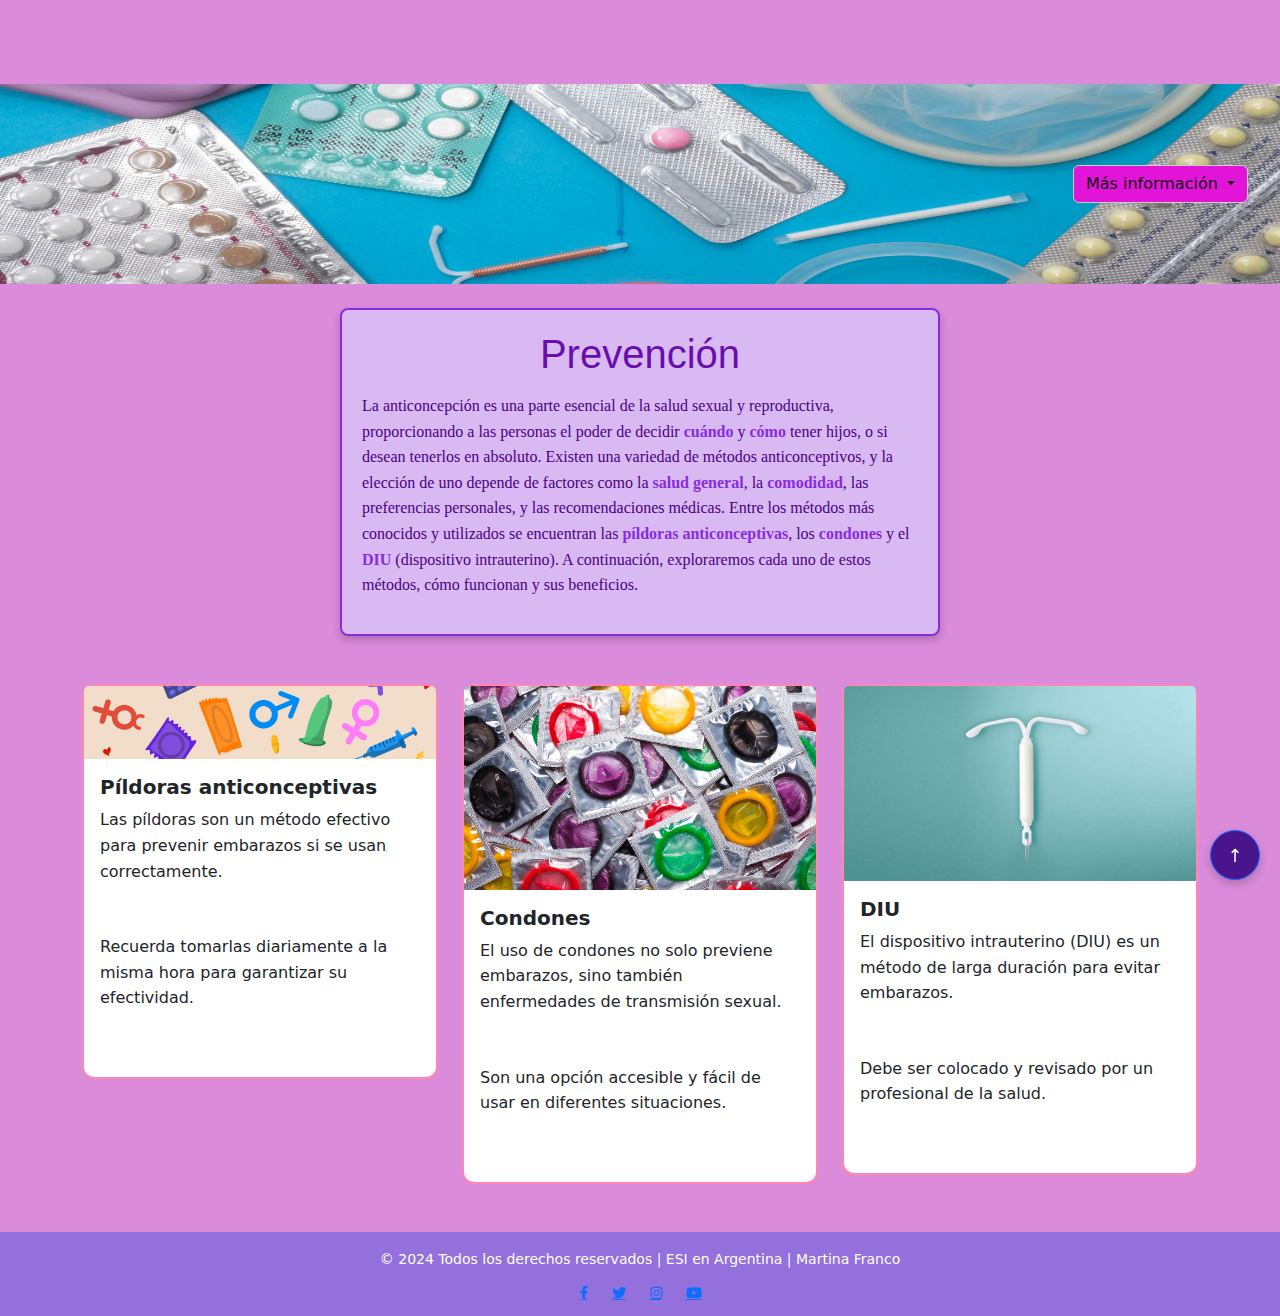
<file: metodos_prevención.html>
<!DOCTYPE html>
<html lang="en">
<head>
    <meta charset="UTF-8">
    <meta name="viewport" content="width=device-width, initial-scale=1.0">
    <title>Historia de la ESI</title>
    <link href="https://cdn.jsdelivr.net/npm/bootstrap@5.3.3/dist/css/bootstrap.min.css" rel="stylesheet">
    <link href="https://cdnjs.cloudflare.com/ajax/libs/font-awesome/6.0.0-beta3/css/all.min.css" rel="stylesheet">
    <link rel="stylesheet" href="styles.css">
</head>
</head>
<body>
    <header class="text-center my-4">
        <img src="imagenes/fto1.jpg" alt="Encabezado" width="100%" height="200px">
  <!-- Barra de navegación -->
  <nav class="navbar navbar-expand-lg fixed-top">
    <div class="container-fluid">
      <button class="navbar-toggler" type="button" data-bs-toggle="collapse" data-bs-target="#navbarNavDarkDropdown" aria-controls="navbarNavDarkDropdown" aria-expanded="false" aria-label="Toggle navigation">
        <span class="navbar-toggler-icon"></span>
      </button>
      <div class="collapse navbar-collapse" id="navbarNavDarkDropdown">
        <ul class="navbar-nav ms-auto">
          <li class="nav-item dropdown">
            <button class="btn btn-white-custom dropdown-toggle" data-bs-toggle="dropdown" aria-expanded="false">
              Más información
            </button>
            <ul class="dropdown-menu custom-dropdown-menu">
              <li><a class="dropdown-item" href="index.html">ESI</a></li>
              <li><a class="dropdown-item" href="salud_sexual.html">Salud sexual</a></li>
              <li><a class="dropdown-item" href="metodos_prevención.html">Prevención</a></li>
              <li><a class="dropdown-item" href="derechos.html">Derechos</a></li>
            </ul>
          </li>
        </ul>
      </div>
    </div>
  </nav>
  </header>
  <div class="caja-prevencion">
    <h1 class="titulo-prevencion">Prevención</h1>
    <p>
      La anticoncepción es una parte esencial de la salud sexual y reproductiva, proporcionando a las personas el poder de decidir 
      <strong>cuándo</strong> y <strong>cómo</strong> tener hijos, o si desean tenerlos en absoluto. 
      Existen una variedad de métodos anticonceptivos, y la elección de uno depende de factores como la 
      <strong>salud general</strong>, la <strong>comodidad</strong>, las preferencias personales, y las recomendaciones médicas. 
      Entre los métodos más conocidos y utilizados se encuentran las <strong>píldoras anticonceptivas</strong>, los 
      <strong>condones</strong> y el <strong>DIU</strong> (dispositivo intrauterino). A continuación, exploraremos cada uno de 
      estos métodos, cómo funcionan y sus beneficios.
    </p>
  </div>
    
   <!-- Galería -->
<section id="metodos" class="container my-5">
    <div class="row g-4">
      <div class="col-md-4">
        <div class="card zoom-card">
          <img src="imagenes/ftt5.jpg" class="card-img-top" alt="Píldoras anticonceptivas">
          <div class="card-body">
            <h5 class="card-title">Píldoras anticonceptivas</h5>
            <p>Las píldoras son un método efectivo para prevenir embarazos si se usan correctamente.</p>
            <p>Recuerda tomarlas diariamente a la misma hora para garantizar su efectividad.</p>
          </div>
        </div>
      </div>
      <div class="col-md-4">
        <div class="card zoom-card">
          <img src="imagenes/fto2.png" class="card-img-top" alt="Condones">
          <div class="card-body">
            <h5 class="card-title">Condones</h5>
            <p>El uso de condones no solo previene embarazos, sino también enfermedades de transmisión sexual.</p>
            <p>Son una opción accesible y fácil de usar en diferentes situaciones.</p>
          </div>
        </div>
      </div>
      <div class="col-md-4">
        <div class="card zoom-card">
          <img src="imagenes/diu.jpg" class="card-img-top" alt="DIU">
          <div class="card-body">
            <h5 class="card-title">DIU</h5>
            <p>El dispositivo intrauterino (DIU) es un método de larga duración para evitar embarazos.</p>
            <p>Debe ser colocado y revisado por un profesional de la salud.</p>
          </div>
        </div>
      </div>
    </div>
  </section>
  

 <!-- Footer -->
<footer class="text-center text-white py-3">
    <p>© 2024 Todos los derechos reservados | ESI en Argentina | Martina Franco</p>
    <!-- Sección de redes sociales -->
<div class="social-icons">
  <a href="https://www.facebook.com/p/Equipo-ESIsf-100075567533831/" target="_blank" class="fab fa-facebook-f" title="Facebook"></a>
  <a href="https://x.com/i/flow/login?redirect_after_login=%2Fesi_flacso" target="_blank" class="fab fa-twitter" title="Twitter"></a>
  <a href="https://www.instagram.com/esconesi/?hl=es" target="_blank" class="fab fa-instagram" title="Instagram"></a>
  <a href="https://www.youtube.com/@ESITECA" target="_blank" class="fab fa-youtube" title="YouTube"></a>
</div>
</footer>

<!-- Botón de Volver al Inicio -->
<a href="#" class="btn btn-primary back-to-top" role="button">↑</a>

<script src="https://cdn.jsdelivr.net/npm/bootstrap@5.3.3/dist/js/bootstrap.bundle.min.js"></script>
<script>
    // Mostrar el botón "Volver al Inicio" cuando el usuario hace scroll
    window.addEventListener('scroll', function () {
        const button = document.querySelector('.back-to-top');
        button.style.display = window.scrollY > 200 ? 'block' : 'none';
    });
</script>
</body>
</html>
</file>
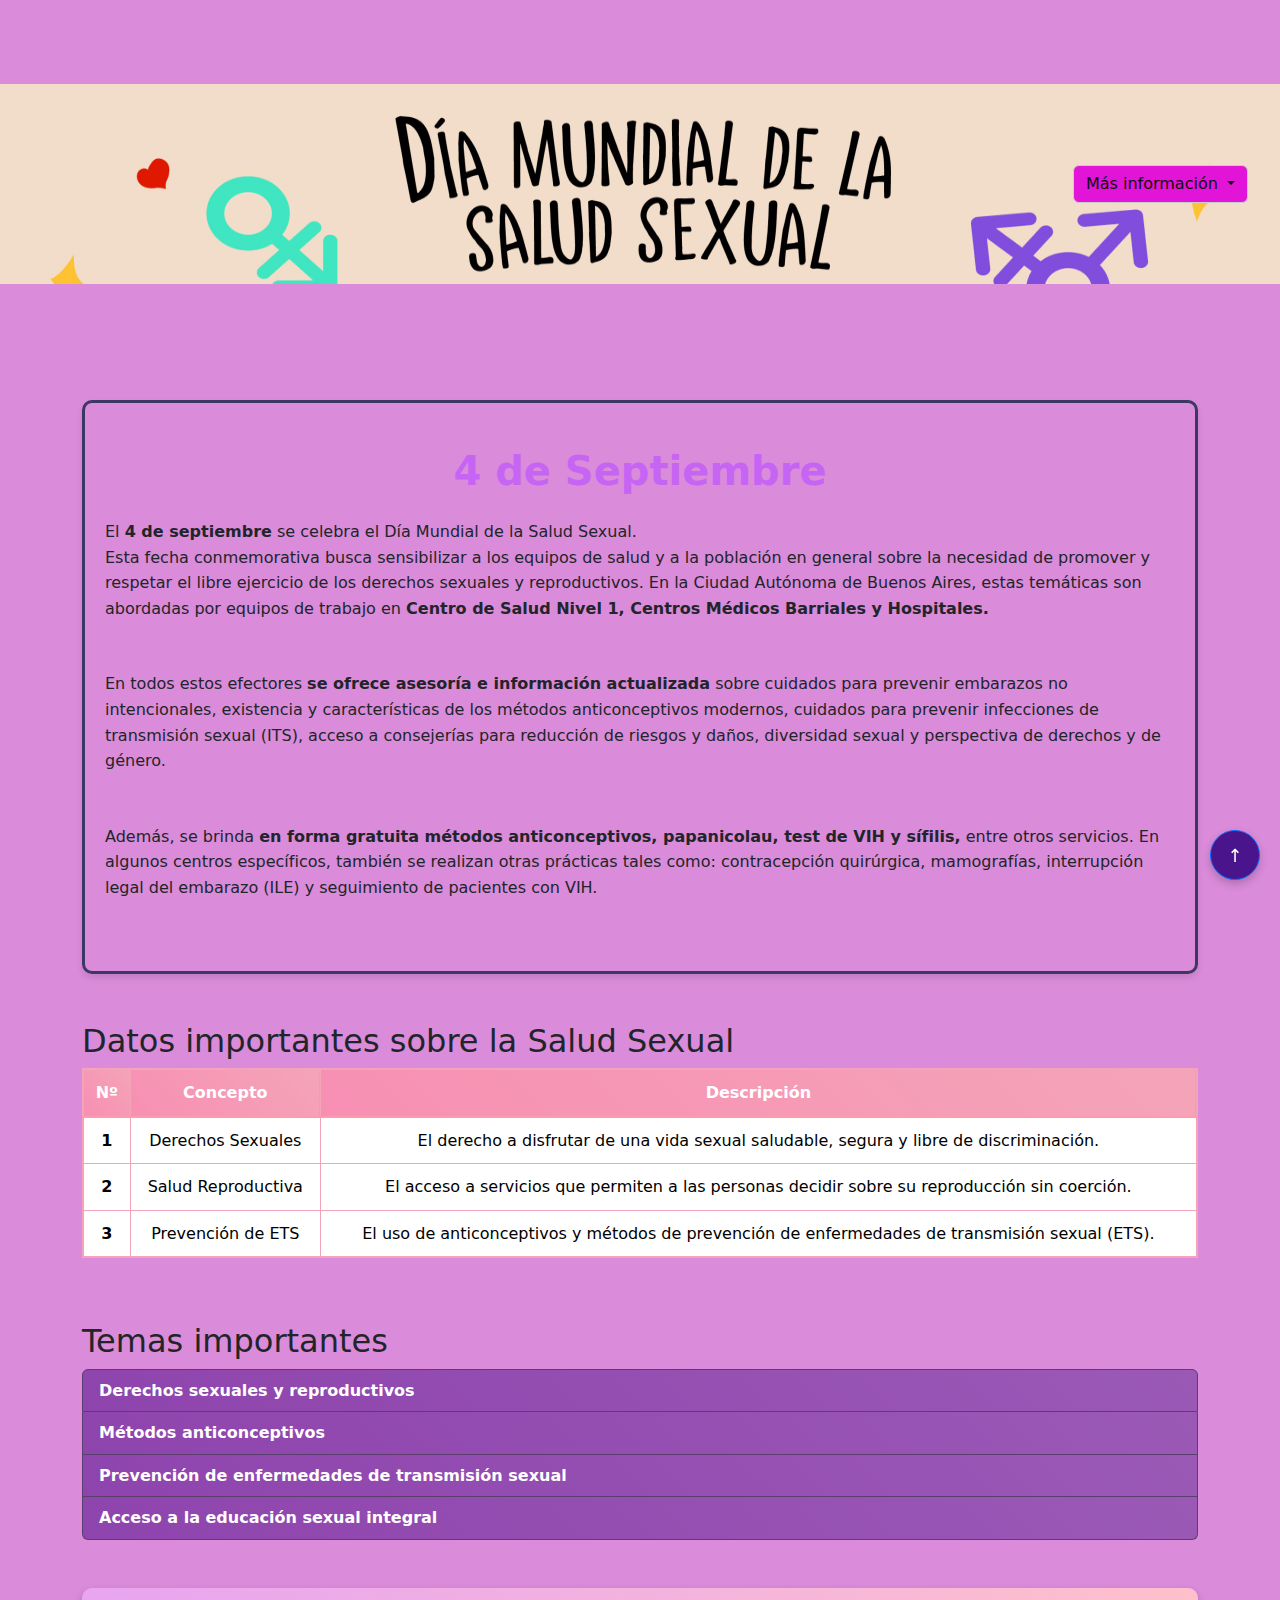
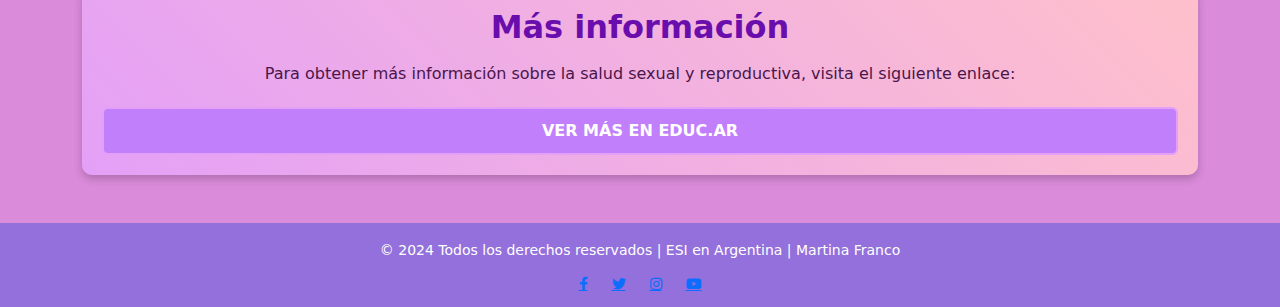
<file: salud_sexual.html>
<!DOCTYPE html>
<html lang="es">
<head>
  <meta charset="UTF-8">
  <meta name="viewport" content="width=device-width, initial-scale=1.0">
  <title>Día de la Salud Sexual - 4 de septiembre</title>
  <link href="https://cdn.jsdelivr.net/npm/bootstrap@5.3.3/dist/css/bootstrap.min.css" rel="stylesheet">
  <link href="https://cdnjs.cloudflare.com/ajax/libs/font-awesome/6.0.0-beta3/css/all.min.css" rel="stylesheet">
  <link rel="stylesheet" href="styles.css">
</head>
<body>

  <header class="text-center my-4">
    <img src="imagenes/ftto4.jpg" alt="Encabezado" width="100%" height="200px">
 

    <!-- Barra de navegación -->
    <nav class="navbar navbar-expand-lg navbar-dark fixed-top">
      <div class="container-fluid">
        <button class="navbar-toggler" type="button" data-bs-toggle="collapse" data-bs-target="#navbarNavDarkDropdown" aria-controls="navbarNavDarkDropdown" aria-expanded="false" aria-label="Toggle navigation">
          <span class="navbar-toggler-icon"></span>
        </button>
        <div class="collapse navbar-collapse" id="navbarNavDarkDropdown">
          <ul class="navbar-nav ms-auto">
            <li class="nav-item dropdown">
              <button class="btn btn-white-custom dropdown-toggle" data-bs-toggle="dropdown" aria-expanded="false">
                Más información
              </button>
              <ul class="dropdown-menu custom-dropdown-menu">
                <li><a class="dropdown-item" href="index.html">ESI</a></li>
                <li><a class="dropdown-item" href="salud_sexual.html">Salud sexual</a></li>
                <li><a class="dropdown-item" href="metodos_prevención.html">Prevención</a></li>
                <li><a class="dropdown-item" href="derechos.html">Derechos</a></li>
              </ul>
            </li>
          </ul>
        </div>
      </div>
    </nav>
  </header>
  <!-- Contenido principal -->
  <div class="container mt-5 pt-5">
    <section class="zoom-container">
      <h1 class="my-4"><strong> 4 de Septiembre</strong></h1>
      <p>El <strong>4 de septiembre</strong> se celebra el Día Mundial de la Salud Sexual.<br> Esta fecha conmemorativa busca sensibilizar a los equipos de salud y a la población en general sobre la necesidad de promover y respetar el libre ejercicio de los derechos sexuales y reproductivos.
        En la Ciudad Autónoma de Buenos Aires, estas temáticas son abordadas por equipos de trabajo en <strong> Centro de Salud Nivel 1, Centros Médicos Barriales y Hospitales.</strong></p>
   <p>En todos estos efectores <strong>se ofrece asesoría e información actualizada</strong> sobre cuidados para prevenir embarazos no intencionales, existencia y características de los métodos anticonceptivos modernos, cuidados para prevenir infecciones de transmisión sexual (ITS), acceso a consejerías para reducción de riesgos y daños, diversidad sexual y perspectiva de derechos y de género.</p>
     <p>Además, se brinda <strong>en forma gratuita métodos anticonceptivos, papanicolau, test de VIH y sífilis,</strong> entre otros servicios. En algunos centros específicos, también se realizan otras prácticas tales como: contracepción quirúrgica, mamografías, interrupción legal del embarazo (ILE) y seguimiento de pacientes con VIH.</p>
  </section>

    <!-- Tabla de datos -->
    <section id="tabla" class="my-5">
      <h2>Datos importantes sobre la Salud Sexual</h2>
      <div class="table-responsive">
        <table class="table table-bordered zoom-table">
          <thead>
            <tr>
              <th scope="col">Nº</th>
              <th scope="col">Concepto</th>
              <th scope="col">Descripción</th>
            </tr>
          </thead>
          <tbody>
            <tr>
              <th scope="row">1</th>
              <td>Derechos Sexuales</td>
              <td>El derecho a disfrutar de una vida sexual saludable, segura y libre de discriminación.</td>
            </tr>
            <tr>
              <th scope="row">2</th>
              <td>Salud Reproductiva</td>
              <td>El acceso a servicios que permiten a las personas decidir sobre su reproducción sin coerción.</td>
            </tr>
            <tr>
              <th scope="row">3</th>
              <td>Prevención de ETS</td>
              <td>El uso de anticonceptivos y métodos de prevención de enfermedades de transmisión sexual (ETS).</td>
            </tr>
          </tbody>
        </table>
      </div>
    </section>

    <!-- Listas de temas relacionados -->
    <section class="my-5">
      <h2>Temas importantes</h2>
      <ul class="list-group">
        <li class="list-group-item zoom-gradient">Derechos sexuales y reproductivos</li>
        <li class="list-group-item zoom-gradient">Métodos anticonceptivos</li>
        <li class="list-group-item zoom-gradient">Prevención de enfermedades de transmisión sexual</li>
        <li class="list-group-item zoom-gradient">Acceso a la educación sexual integral</li>
      </ul>
    </section>

    <!-- Enlace Externo -->
    <section id="enlace" class="my-5">
      <h2>Más información</h2>
      <p>Para obtener más información sobre la salud sexual y reproductiva, visita el siguiente enlace:</p>
      <a href="https://www.argentina.gob.ar/justicia/derechofacil/leysimple/educacion-sexual" target="_blank" class="btn btn-primary">Ver más en Educ.ar</a>
    </section>
  </div>

  <!-- Footer -->
<footer class="text-center text-white py-3">
  <p>© 2024 Todos los derechos reservados | ESI en Argentina | Martina Franco</p>
  <!-- Sección de redes sociales -->
<div class="social-icons">
<a href="https://www.facebook.com/p/Equipo-ESIsf-100075567533831/" target="_blank" class="fab fa-facebook-f" title="Facebook"></a>
<a href="https://x.com/i/flow/login?redirect_after_login=%2Fesi_flacso" target="_blank" class="fab fa-twitter" title="Twitter"></a>
<a href="https://www.instagram.com/esconesi/?hl=es" target="_blank" class="fab fa-instagram" title="Instagram"></a>
<a href="https://www.youtube.com/@ESITECA" target="_blank" class="fab fa-youtube" title="YouTube"></a>
</div>
</footer>

<!-- Botón de Volver al Inicio -->
<a href="#" class="btn btn-primary back-to-top" role="button">↑</a>

<script src="https://cdn.jsdelivr.net/npm/bootstrap@5.3.3/dist/js/bootstrap.bundle.min.js"></script>
<script>
  // Mostrar el botón "Volver al Inicio" cuando el usuario hace scroll
  window.addEventListener('scroll', function () {
      const button = document.querySelector('.back-to-top');
      button.style.display = window.scrollY > 200 ? 'block' : 'none';
  });
</script>
</body>
</html>
</file>
<file: styles.css>
/*css página peincipal  (html) */ 

/* Estilo personalizado para el botón blanco */
.btn-white-custom {
  background-color: rgb(226, 20, 216);
  color: #0e0d0d;  /* Color de texto negro */
  border: 1px solid #ccc;  /* Color de borde */
}
/* Estilo personalizado para el menú desplegable */
.custom-dropdown-menu {
  background-color: #a107e9;  /* Color de fondo */
  border-radius: 5px;         /* Bordes redondeados */
}

.custom-dropdown-menu .dropdown-item {
  color: rgb(241, 231, 231);  /* Color del texto */
}

.custom-dropdown-menu .dropdown-item:hover {
  background-color: #3d1e3b;  /* Color de fondo en hover */
  color:#faeeee;  /* Mantener el color blanco en hover */
}

.btn-white-custom:hover {
  background-color: #720ec4;  /* Color de fondo en hover (violeta) */
  color: #000;  /* Mantiene el texto negro */
  border-color: #e21ae9;  /* Borde en hover */
}


  
body {
    font-family:system-ui, -apple-system, BlinkMacSystemFont, 'Segoe UI', Roboto, Oxygen, Ubuntu, Cantarell, 'Open Sans', 'Helvetica Neue', sans-serif;
    background-color: #da8bda;
}
body {
    padding-top: 60px;
  }
  .navbar-brand img {
    width: 150px;
    height: auto;
  }
  .navbar-brand img {
    width: 150px;
    height: auto;
  }
    

header .navbar-brand {
    font-weight: bold;
    background-color: #6A5ACD;
}

h1{
    color: #4a148c;
}


footer {
    font-size: 14px;
    background-color: #9370db;
}
.back-to-top {
    position: fixed;
    bottom: 20px;
    right: 20px;
    z-index: 1000;
    padding: 10px 15px;
    font-size: 18px;
    border-radius: 50%;
    text-align: center;
    box-shadow: 0 4px 8px rgba(0, 0, 0, 0.2);
    background-color: #4a148c;
    color: white;
    text-decoration: none;
    transition: background-color 0.3s;
}

.back-to-top:hover {
    background-color: #2e1065;
    color: white;
}

/* Estilo de la caja de cada sección */
.section-box {
  border: 2px solid #5f0f0f; /* Borde suave */
  border-radius: 10px;     /* Bordes redondeados */
  background-color: #7a205f; /* Fondo de color suave */
  margin-bottom: 50px;     /* Espaciado entre secciones */
}
.pink-section {
  background-color: #df2f9b; /* Fondo rosa claro */
  border: 2px solid #ff69b4; /* Borde rosa intenso */
  border-radius: 10px; /* Bordes redondeados */
  padding: 20px;
}

.pink-section h2 {
  color: #ff1493; /* Título en rosa vibrante */
  font-weight: bold;
}

.pink-section p {
  color: #c71585; /* Texto en un tono rosa más oscuro */
  line-height: 1.6;
}

.pink-section p:hover {
  color: #ff69b4; /* Cambia el color al pasar el ratón por encima */
  font-weight: bold; /* Resalta el texto */
}


/* fondo más oscuro para la sección 2 (como ya se tiene con bg-light) */
.bg-light {
  background-color: #f8f9fa !important; /* Un tono más suave para la sección 2 */
  margin-bottom: 50px;
}


/* Asegura que el texto dentro de las cajas sea legible */
.container p {
  font-size: 16px;
  line-height: 1.6;
  margin-bottom: 50px;
}



/*pagina 2 (salud y sexualidad)*/
/* Estilo para el header */
body{
  background-color: #a16a9e;
}
header {
  position: relative;
}

.header-img {
  width: 100%;   /* Hace que la imagen ocupe el ancho completo */
  height: 200px;  /* Altura de la imagen */
  object-fit: cover;  /* Hace que la imagen cubra toda el área sin distorsionarse */
}

/* Encadrar la sección con borde y aplicar efecto zoom */
.zoom-container {
  border: 3px solid #3c3863; /* Borde azul */
  border-radius: 10px; /* Bordes redondeados */
  padding: 20px; /* Espaciado interno */
  margin: 20px 0; /* Margen entre secciones */
  transition: transform 0.3s ease; /* Transición para el zoom */
  box-shadow: 0 4px 6px rgba(0, 0, 0, 0.1); /* Sombra para darle profundidad */
}

.zoom-container:hover {
  transform: scale(1.05); /* Aumenta el tamaño cuando se pasa el ratón por encima */
}

.zoom-container h1 {
  color: #c665f3; /* Color de texto del título */
  text-align: center; /* Centra el título */
}

.zoom-container p {
  font-size: 16px;
  line-height: 1.6;
}

/* Efecto visual adicional en el hover para el texto */
.zoom-container:hover p {
  color: #270652; /* Cambia el color del texto al pasar el ratón */
}

.navbar {
  position: absolute;  /* Hace que el navbar quede sobre la imagen */
  top: 50%;            /* Coloca el navbar en el centro vertical */
  left: 50%;           /* Coloca el navbar en el centro horizontal */
  transform: translate(-50%, -50%);  /* Centra perfectamente el navbar */
  color: rgb(235, 226, 247);        /* Color de texto */
  display: flex;
  justify-content: space-between;  /* Alinea los elementos a los lados */
  width: 100%;
  padding: 20px;
}

/* Estilo personalizado para el botón blanco */
.btn-white-custom {
  background-color: rgb(226, 20, 216);
  color: #0e0d0d;  /* Color de texto negro */
  border: 1px solid #ccc;  /* Color de borde gris claro */
}

.btn-white-custom:hover {
  background-color: #720ec4;  /* Color de fondo en hover (gris claro) */
  color: #000;  /* Mantiene el texto negro */
  border-color: #e21ae9;  /* Borde gris claro en hover */
}


/* Estilo personalizado para el menú desplegable */
.custom-dropdown-menu {
  background-color: #a107e9;  /* Color de fondo */
  border-radius: 5px;         /* Bordes redondeados */
}

.custom-dropdown-menu .dropdown-item {
  color: white;  /* Color del texto */
}

.custom-dropdown-menu .dropdown-item:hover {
  background-color: #3d1e3b;  /* Color de fondo en hover */
  color: #da3a3a;  /* Mantener el color blanco en hover */
}



.navbar-brand {
  font-size: 32px;
  font-weight: bold;
}


 /* Estilo adicional para el botón "Volver al Inicio" */
 .back-to-top {
    position: fixed;
    bottom: 20px;
    right: 20px;
    z-index: 1000;
    display: none; /* Oculto por defecto */
    border-radius: 50%;
    width: 50px;
    height: 50px;
    display: flex;
    justify-content: center;
    align-items: center;
  }
  /* Estilo para las listas */
ul.list-group {
  padding-left: 0;
  margin: 0;
}

.list-group-item {
  background-color: #7a4b8f; /* Color violeta */
  color: #fff; /* Texto blanco */
  border: 1px solid #5a3e6d; /* Borde más oscuro para contraste */
  font-weight: bold; /* Hacer el texto negrita */
  transition: transform 0.3s ease, background-color 0.3s ease; /* Efecto de transición para el zoom */
}

/* Efecto al pasar el ratón por encima */
.list-group-item:hover {
  background-color: #9b59b6; /* Color violeta más claro */
  transform: scale(1.05); /* Efecto de zoom */
}

/* Aplicar un fondo en degradado para los elementos de lista */
.zoom-gradient {
  background: linear-gradient(45deg, #8e44ad, #9b59b6); /* Degradado de violetas */
  color: white;
  font-weight: bold;
}

/* Efecto de zoom con degradado al pasar el ratón */
.list-group-item.zoom-gradient:hover {
  background: linear-gradient(45deg, #9b59b6, #8e44ad); /* Cambiar la dirección del degradado */
  transform: scale(1.05);
}
/* Estilo general para la tabla */
.table {
  background-color: #ffc0cb; /* Color rosa claro */
  color: #4a154b; /* Texto en tono púrpura oscuro para contraste */
  border: 2px solid #f4a4b8; /* Borde rosa más oscuro */
  font-size: 16px;
}

/* Encabezado de la tabla */
.table thead th {
  background: linear-gradient(45deg, #f78fb3, #f4a4b8); /* Degradado rosa */
  color: #fff; /* Texto blanco */
  text-align: center;
  border-bottom: 2px solid #ff99ac;
  font-weight: bold;
}

/* Filas de la tabla */
.table tbody tr:nth-child(odd) {
  background-color: #ffe4e6; /* Fondo rosa muy claro */
}

.table tbody tr:nth-child(even) {
  background-color: #ffd5d9; /* Fondo rosa un poco más oscuro */
}

/* Hover effect para filas */
.table tbody tr:hover {
  background: linear-gradient(45deg, #ff99ac, #ffc0cb); /* Degradado al pasar el ratón */
  transform: scale(1.02); /* Zoom leve */
  transition: all 0.3s ease;
}

/* Bordes de las celdas */
.table th,
.table td {
  border: 1px solid #f4a4b8; /* Borde rosa oscuro */
  padding: 10px;
  text-align: center;
  vertical-align: middle;
}

/* Zoom para la tabla */
.zoom-table {
  transition: transform 0.3s ease-in-out;
}

.zoom-table:hover {
  transform: scale(1.01); /* Efecto de zoom al pasar el ratón por toda la tabla */
}

  .zoom-gradient:hover {
    background: linear-gradient(to right, #6a11cb, #2575fc);
    color: white;
  }
 
.zoom-table {
    transition: transform 0.3s ease; /* Suaviza el efecto de transformación */
}

.zoom-table:hover {
    transform: scale(1.1); /* Aumenta el tamaño de la tabla al pasar el ratón */
    box-shadow: 0 4px 8px rgba(0, 0, 0, 0.2); /* Agrega una sombra para destacar */
}

.zoom-gradient .list-group-item {
    transition: all 0.3s ease; /* Suaviza la transformación */
    background: linear-gradient(90deg, #6a11cb, #18d327); /* Degradado inicial */
    color: white;
    border: none; /* Opcional, para limpiar bordes */
}

.zoom-gradient .list-group-item:hover {
    transform: scale(1.1); /* Efecto zoom */
    background: linear-gradient(90deg, #ff7e5f, #feb47b); /* Nuevo degradado */
    box-shadow: 0 4px 10px rgba(0, 0, 0, 0.3); /* Sombra para destacar */
    cursor: pointer; /* Cambia el cursor a mano */
}
body {

    font-family: Arial, sans-serif;
    line-height: 1.6;
}


/* Estilo general para la sección */
#enlace {
  background: linear-gradient(45deg, #e4a0f7, #ffc0cb); /* Degradado violeta a rosa */
  color: #4a154b; /* Texto púrpura oscuro */
  padding: 20px;
  border-radius: 10px; /* Bordes redondeados */
  box-shadow: 0 4px 8px rgba(0, 0, 0, 0.2); /* Sombra para el bloque */
}

/* Estilo para el encabezado */
#enlace h2 {
  color: #6a0dad; /* Tono violeta más oscuro */
  text-align: center;
  margin-bottom: 15px;
  font-weight: bold;
}

/* Estilo para el párrafo */
#enlace p {
  color: #4a154b; /* Tono púrpura oscuro */
  font-size: 16px;
  margin-bottom: 20px;
  text-align: center;
}

/* Botón con colores violeta y rosa */
#enlace .btn {
  background-color: #c27ffc; /* Fondo violeta claro */
  color: #fff; /* Texto blanco */
  border: 2px solid #e4a0f7; /* Borde rosa claro */
  font-weight: bold;
  text-transform: uppercase;
  padding: 10px 20px;
  transition: all 0.3s ease;
  display: block;
  margin: 0 auto; /* Centrar el botón */
  text-align: center;
}

/* Hover para el botón */
#enlace .btn:hover {
  background-color: #ff99ac; /* Fondo rosa fuerte */
  border-color: #ffc0cb; /* Borde rosa más claro */
  transform: scale(1.05); /* Zoom al pasar el ratón */
  box-shadow: 0 4px 8px rgba(0, 0, 0, 0.3); /* Sombra adicional */
}

footer {
  font-size: 14px;
  background-color: #9370db;
}
.back-to-top {
  position: fixed;
  bottom: 20px;
  right: 20px;
  z-index: 1000;
  padding: 10px 15px;
  font-size: 18px;
  border-radius: 50%;
  text-align: center;
  box-shadow: 0 4px 8px rgba(0, 0, 0, 0.2);
  background-color: #4a148c;
  color: white;
  text-decoration: none;
  transition: background-color 0.3s;
}

.back-to-top:hover {
  background-color: #2e1065;
  color: white;
}



/*Página 3*/
body {
  font-family:system-ui, -apple-system, BlinkMacSystemFont, 'Segoe UI', Roboto, Oxygen, Ubuntu, Cantarell, 'Open Sans', 'Helvetica Neue', sans-serif;
  background-color: #da8bda;
}
body {
  padding-top: 60px;
}
/* Estilo para la caja */
.caja-prevencion {
  background-color: #d8b9f2; /* Fondo violeta claro */
  border: 2px solid #8a2be2; /* Borde violeta oscuro */
  padding: 20px;
  border-radius: 8px;
  max-width: 600px;
  margin: 20px auto;
  box-shadow: 0 4px 8px rgba(0, 0, 0, 0.2);
}

/* Estilo para el título */
.titulo-prevencion {
  color: #6a0dad; /* Violeta más intenso */
  font-family: 'Arial', sans-serif;
  text-align: center;
  margin-bottom: 15px;
}

/* Estilo para los párrafos */
.caja-prevencion p {
  color: #4b0082; /* Violeta oscuro para texto */
  font-family: 'Georgia', serif;
  line-height: 1.6;
}

/* Resaltar palabras */
.caja-prevencion strong {
  color: #8a2be2; /* Violeta llamativo */
  font-weight: bold;
}


/*PAGNA 4*/
/* Estilo para el navbar */
.navbar-custom {
  background-color: #6a1b9a; /* Violeta oscuro */
  border-bottom: 2px solid #9c27b0; /* Línea inferior violeta más claro */
}

/* Estilo para los enlaces del navbar */
.navbar-custom .nav-item .dropdown-toggle {
  color: white;
}

.navbar-custom .nav-item .dropdown-toggle:hover {
  color: #f3e5f5; /* Violeta más claro */
}

/* Estilo para el menú desplegable */
.custom-dropdown-menu {
  background-color: #9c27b0; /* Fondo violeta */
}

.custom-dropdown-menu .dropdown-item {
  color: white;
}

.custom-dropdown-menu .dropdown-item:hover {
  background-color: #6a1b9a; /* Violeta oscuro */
  color: #f3e5f5; /* Texto más claro */
}

/* Estilos para la caja violeta */
.violeta-box {
  background-color: #8a2be2; /* Color violeta */
  color: white; /* Texto blanco */
  padding: 20px; /* Espaciado dentro

.zoom-container:hover {
  transform: scale(1.05); /* Aumenta el tamaño cuando se pasa el ratón por encima */
}
.zoom-gradient:hover {
  background: linear-gradient(to right, #6a11cb, #2575fc);
  color: white;
}




/* Contenedor General */
.contenedor-derechos {
  display: flex;
  flex-direction: column;
  gap: 20px; /* Espaciado entre cajas */
  max-width: 800px;
  margin: 20px auto;
  padding: 10px;
}

/* Caja Estilizada */
.caja {
  background-color: #fce4ec; /* Fondo rosa claro */
  border: 2px solid #b565c0; /* Borde rosa-violeta */
  border-radius: 12px;
  padding: 20px;
  box-shadow: 0 4px 10px rgba(0, 0, 0, 0.1);
}

/* Títulos */
.titulo-seccion {
  color: #8a2be2; /* Violeta oscuro */
  font-family: 'Arial', sans-serif;
  text-align: center;
  margin-bottom: 15px;
}

.subtitulo-seccion {
  color: #b565c0; /* Rosa-violeta */
  font-family: 'Arial', sans-serif;
  margin-bottom: 10px;
}

/* Texto */
.texto-seccion {
  color: #d147a3; /* Rosa fuerte */
  font-family: 'Georgia', serif;
  line-height: 1.8;
  text-align: justify;
}

/* Lista de Derechos */
.lista-derechos {
  color: #b565c0; /* Rosa-violeta */
  font-family: 'Georgia', serif;
  margin-left: 20px;
  list-style-type: square;
}

/* Elementos Destacados */
.texto-seccion strong {
  color: #8a2be2; /* Violeta oscuro */
  font-weight: bold;
}


/* Colores personalizados */
.text-deep-violet {
  color: #6a0dad; /* Violeta oscuro */
}

.text-soft-violet {
  color: #b19cd9; /* Violeta suave */
}



/* Colores personalizados */
.text-rose {
  color: #ff85b5; /* Rosa claro */
}

.text-fuchsia {
  color: #d147a3; /* Fucsia intenso */
}

.bg-light-pink {
  background-color: #ffe4e9; /* Rosa pálido */
}

.btn-fuchsia {
  background-color: #d147a3; /* Botón fucsia */
  color: white;
  border: none;
  transition: background-color 0.3s ease;
}

.btn-fuchsia:hover {
  background-color: #b63b85; /* Fucsia más oscuro */
}


/* Tarjetas de la galería */
.card {
  border: 2px solid #ff85b5; /* Borde rosa claro */
  border-radius: 12px;
}

.card-title {
  font-weight: bold;
}

/* Formulario */
form {
  box-shadow: 0 4px 10px rgb(161, 51, 240); /* Sombra violeta */
  border-radius: 10px;
}

footer {
  font-size: 14px;
  background-color: #9370db;
}

.back-to-top {
  position: fixed;
  bottom: 20px;
  right: 20px;
  z-index: 1000;
  padding: 10px 15px;
  font-size: 18px;
  border-radius: 50%;
  text-align: center;
  box-shadow: 0 4px 8px rgba(0, 0, 0, 0.2);
  background-color: #4a148c;
  color: white;
  text-decoration: none;
  transition: background-color 0.3s;
}

.back-to-top:hover {
  background-color: #2e1065;
  color: white;
}

/* Sección Redes Sociales */
.social-section {
  background-color: #f3e8ff; /* Fondo violeta claro */
  color: #6a0dad; /* Texto violeta oscuro */
}

.social-section h2 {
  font-size: 2rem;
  margin-bottom: 1rem;
  color: #6a0dad; /* Título violeta oscuro */
}

/* Estilo de los íconos */
.social-icons {
  display: flex;
  justify-content: center;
  gap: 1.5rem; /* Separación entre íconos */
}

.social-icon {
  display: inline-flex;
  align-items: center;
  justify-content: center;
  width: 60px;
  height: 60px;
  border-radius: 50%; /* Íconos redondos */
  text-decoration: none;
  color: white;
  font-size: 1.5rem;
  transition: transform 0.3s, box-shadow 0.3s;
}
</file>
